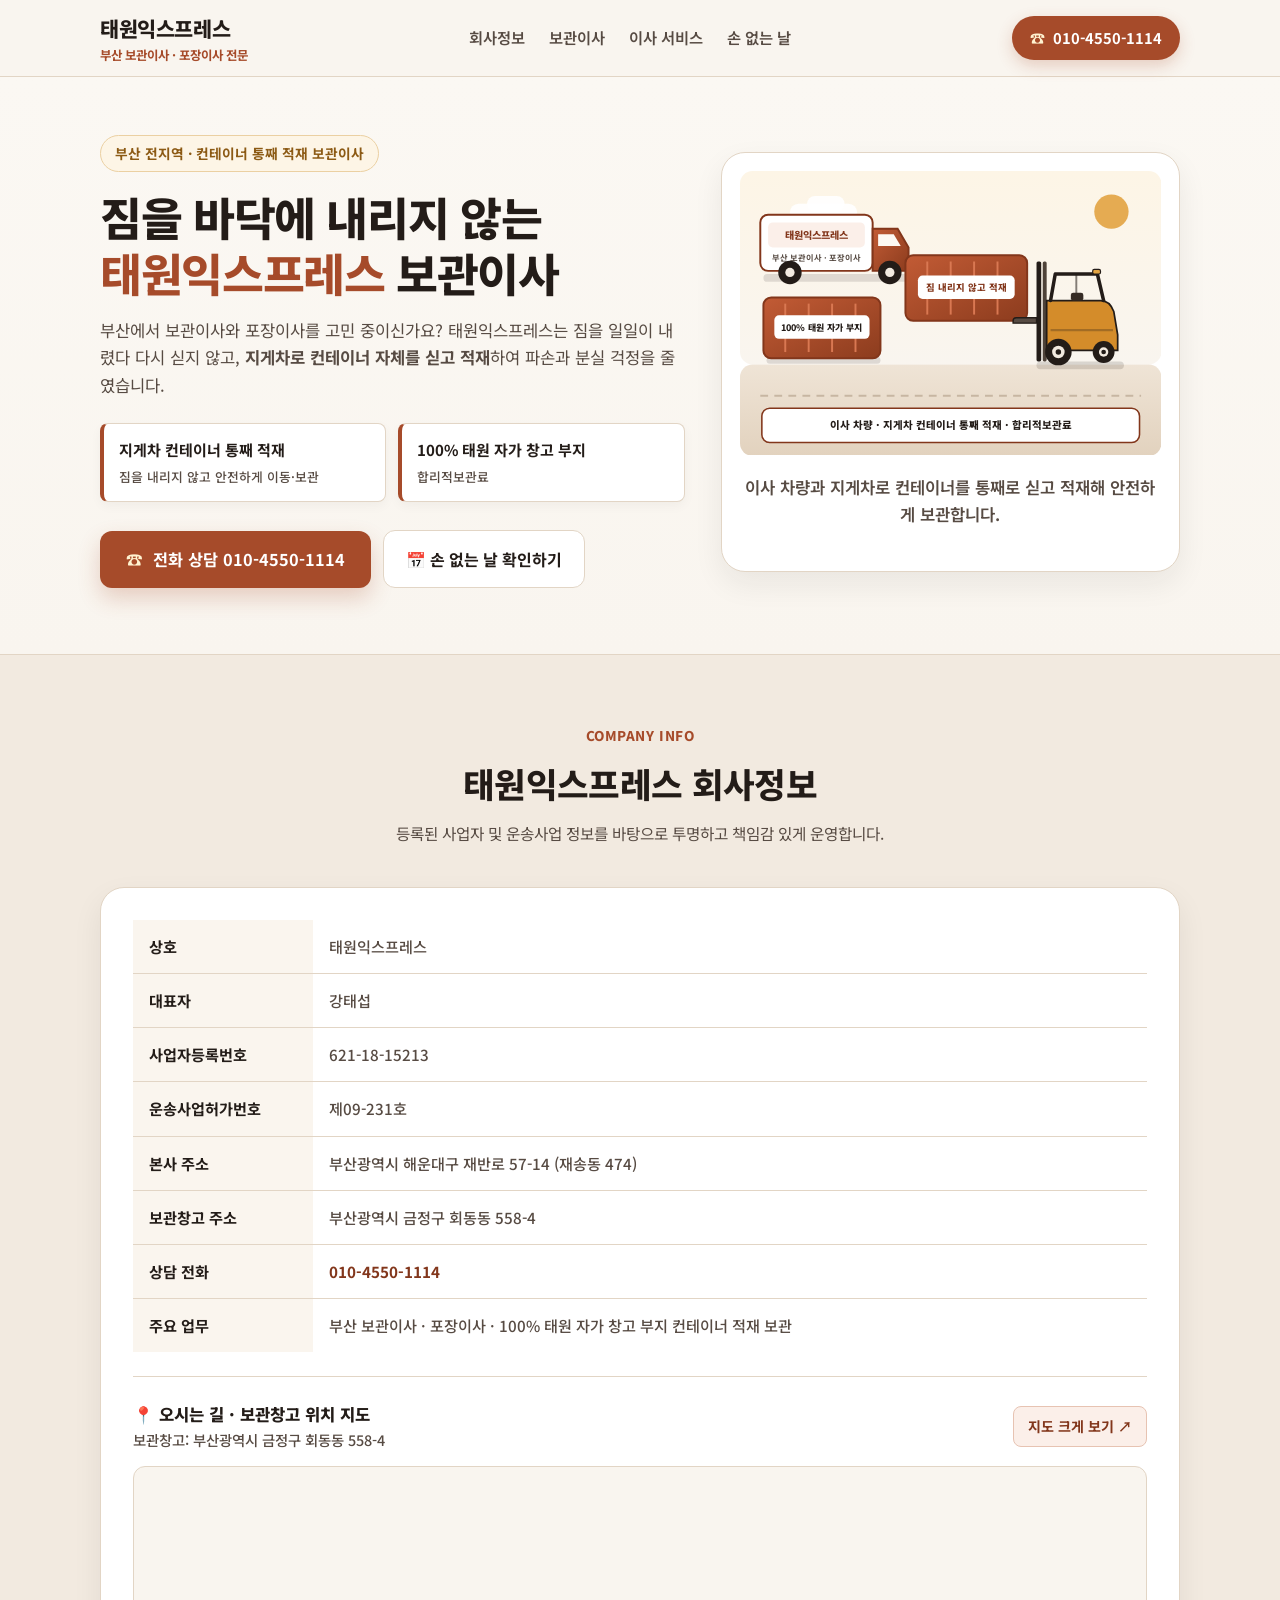
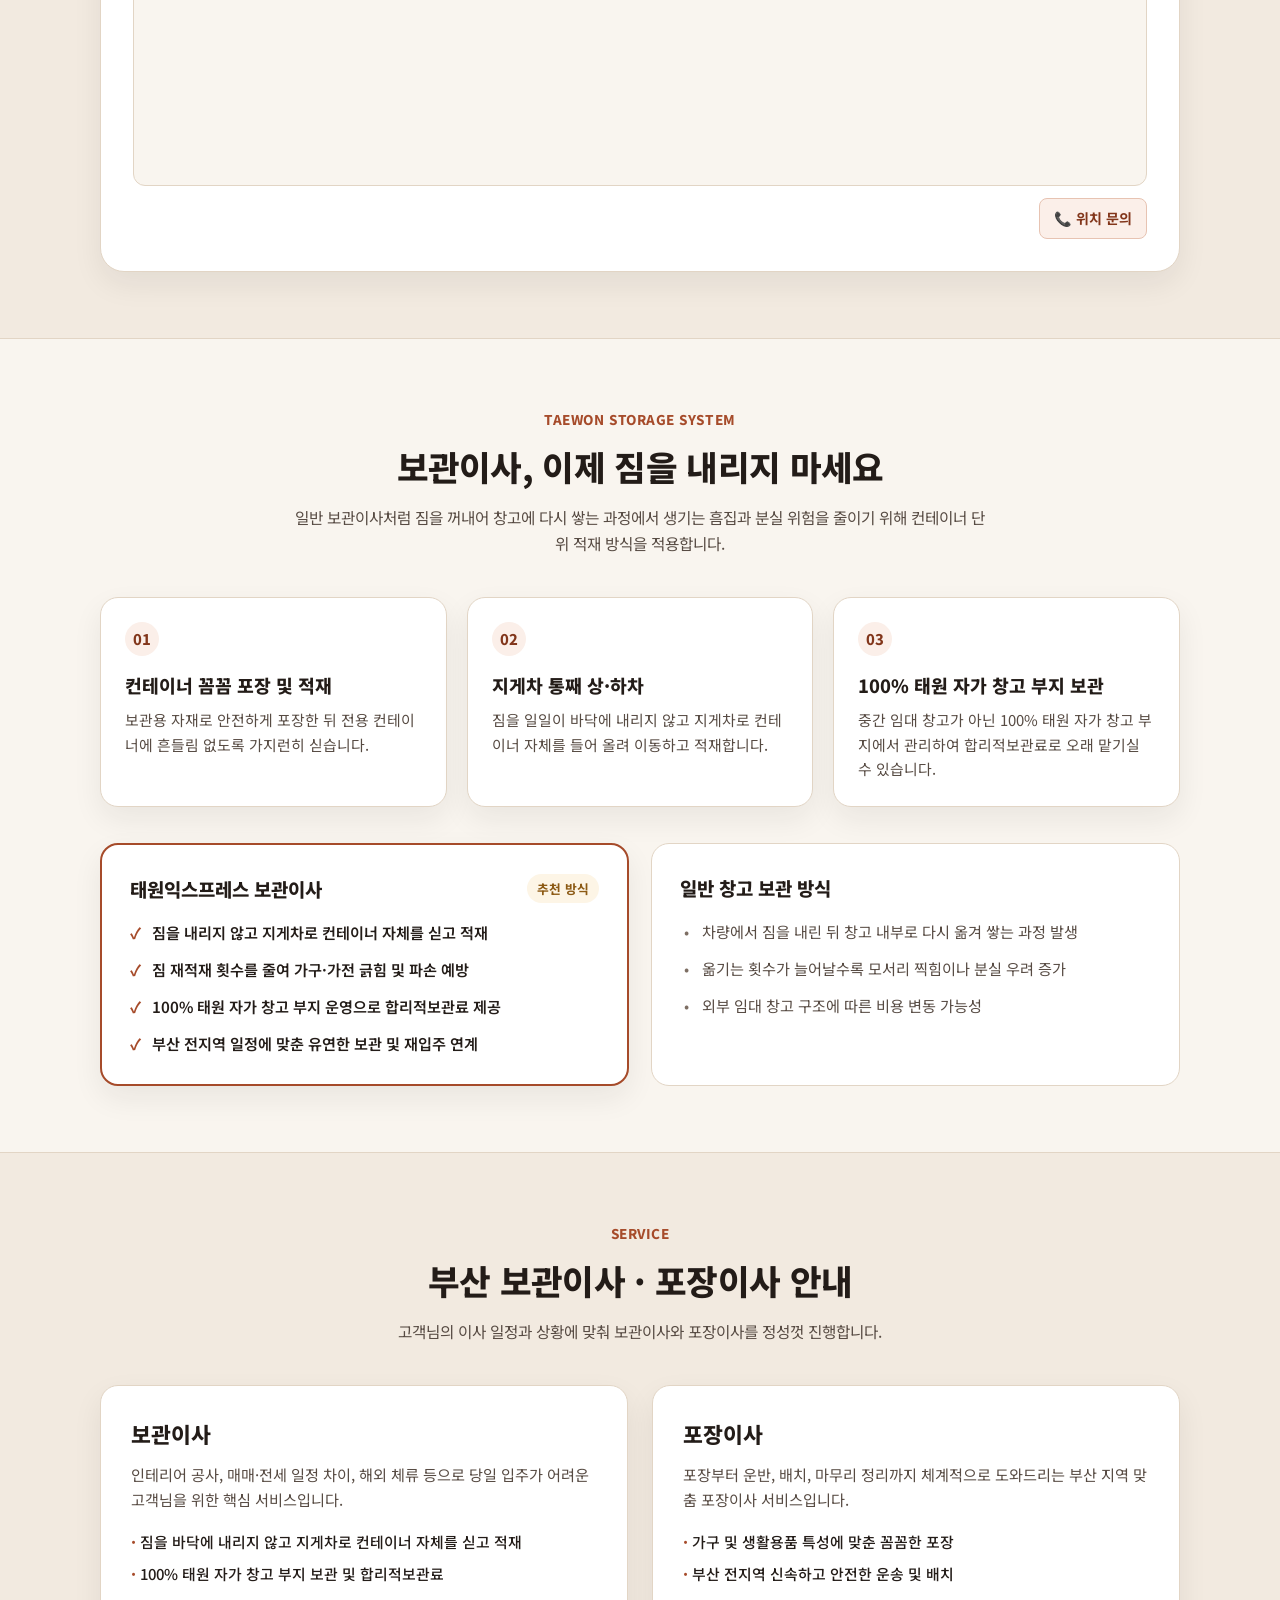
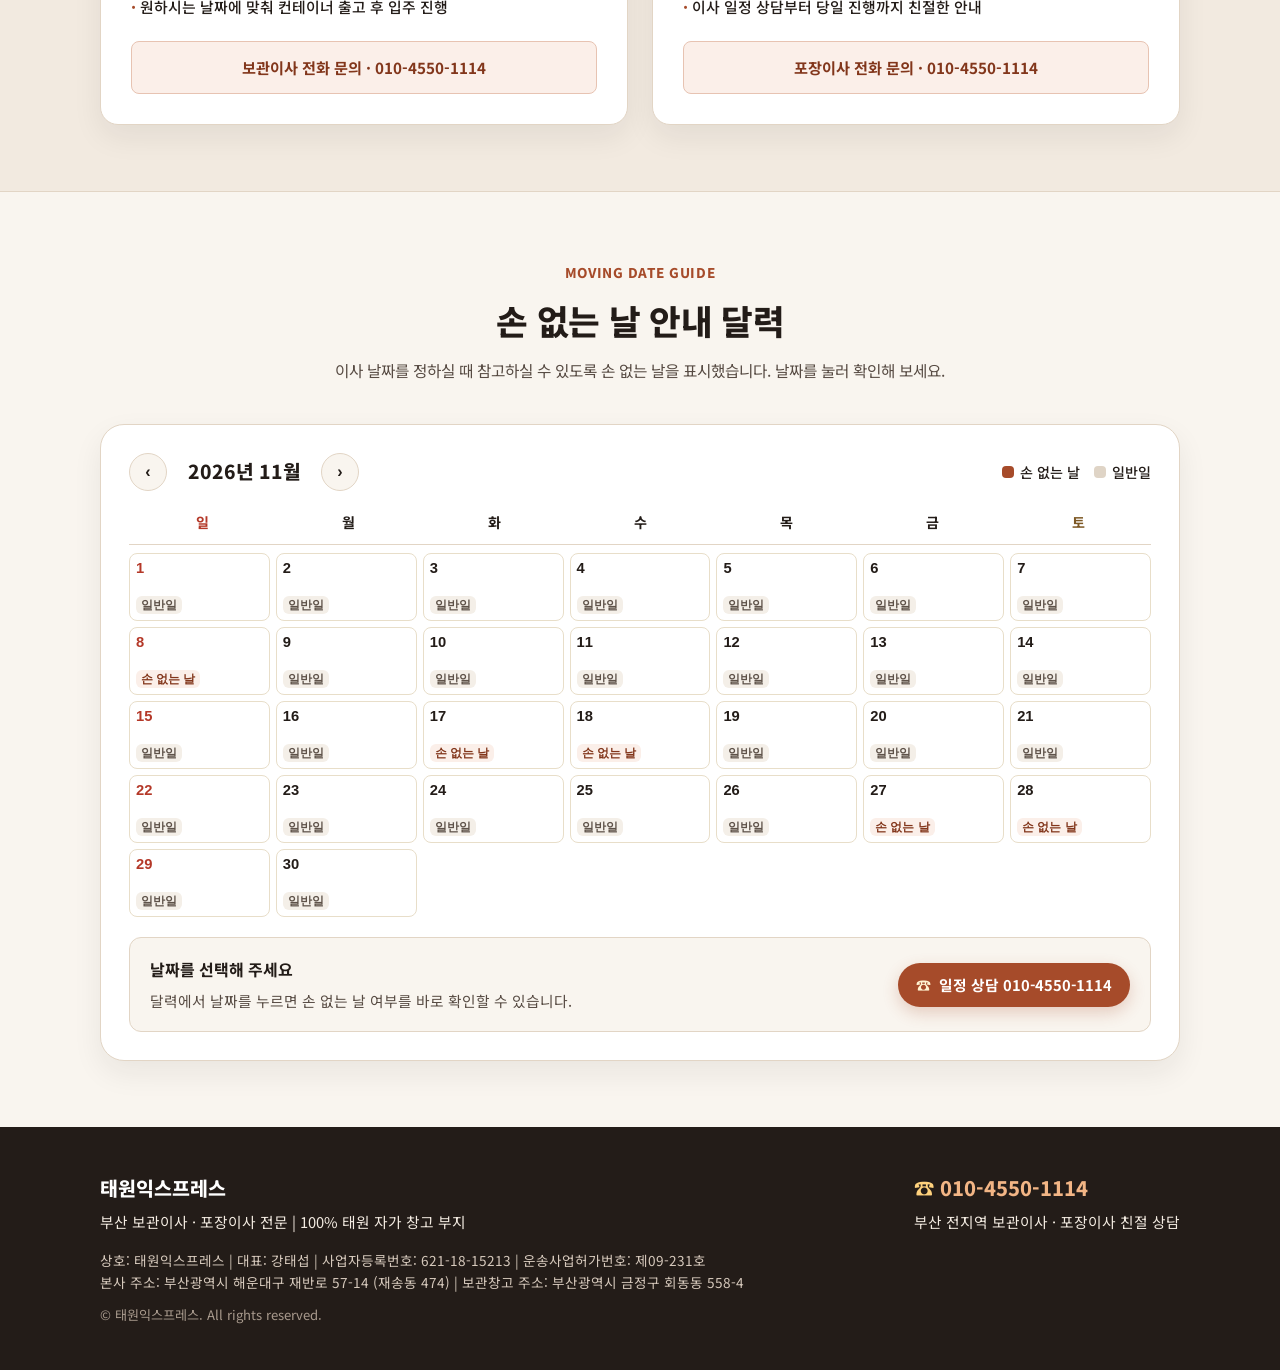
<file: public/assets/aistudio/taewon-express-v15_b69a9290.html>
<!DOCTYPE html>
<html lang="ko">
<head>
  <meta charset="UTF-8" />
  <meta name="viewport" content="width=device-width, initial-scale=1.0" />
  <title>태원익스프레스 | 부산 보관이사·포장이사 전문</title>
  <link rel="preconnect" href="https://fonts.googleapis.com" />
  <link rel="preconnect" href="https://fonts.gstatic.com" crossorigin />
  <link href="https://fonts.googleapis.com/css2?family=Noto+Sans+KR:wght@400;500;700;800&display=swap" rel="stylesheet" />
  <style>
    :root {
      /* Warm Professional Palette: Deep Espresso, Warm Linen, Burnt Sienna & Golden Ochre */
      --bg-linen: #F9F5EF;
      --bg-card: #FFFFFF;
      --bg-warm-tint: #F2EAE0;
      --primary: #A64B2A;
      --primary-dark: #82361B;
      --primary-soft: #FBEFE9;
      --accent-ochre: #B87A28;
      --accent-ochre-soft: #FDF5E6;
      --text-main: #231C18;
      --text-sub: #574B43;
      --border-warm: #E2D5C5;
      --shadow-card: 0 12px 30px rgba(35, 28, 24, 0.07);
      --radius-xl: 24px;
      --radius-lg: 18px;
      --radius-md: 12px;
      --radius-sm: 8px;
    }

    * {
      box-sizing: border-box;
      margin: 0;
      padding: 0;
    }

    html {
      scroll-behavior: smooth;
    }

    body {
      font-family: 'Noto Sans KR', -apple-system, BlinkMacSystemFont, sans-serif;
      background-color: var(--bg-linen);
      color: var(--text-main);
      line-height: 1.65;
      -webkit-font-smoothing: antialiased;
    }

    a {
      color: inherit;
      text-decoration: none;
    }

    .container {
      width: 100%;
      max-width: 1120px;
      margin: 0 auto;
      padding: 0 20px;
    }

    .phone-icon {
      display: inline-flex;
      align-items: center;
      justify-content: center;
      color: #FFF3D1;
      font-size: 1.02em;
      line-height: 1;
    }

    .phone-icon--accent {
      color: #FFD27D;
    }

    /* Header */
    header {
      position: sticky;
      top: 0;
      z-index: 100;
      background: rgba(249, 245, 239, 0.96);
      backdrop-filter: blur(10px);
      border-bottom: 1px solid var(--border-warm);
    }

    .header-inner {
      display: flex;
      align-items: center;
      justify-content: space-between;
      height: 76px;
      gap: 16px;
    }

    .brand {
      display: flex;
      flex-direction: column;
    }

    .brand-name {
      font-size: 1.3rem;
      font-weight: 800;
      color: var(--text-main);
      letter-spacing: -0.02em;
    }

    .brand-sub {
      font-size: 0.78rem;
      color: var(--primary);
      font-weight: 700;
    }

    .nav-links {
      display: flex;
      align-items: center;
      gap: 24px;
      font-size: 0.96rem;
      font-weight: 600;
      color: var(--text-sub);
    }

    .nav-links a:hover {
      color: var(--primary);
    }

    .call-btn {
      display: inline-flex;
      align-items: center;
      gap: 8px;
      background: var(--primary);
      color: #FFFFFF;
      font-weight: 700;
      font-size: 0.92rem;
      padding: 10px 18px;
      border-radius: 999px;
      box-shadow: 0 6px 16px rgba(166, 75, 42, 0.24);
      transition: transform 0.15s ease, background 0.15s ease;
      white-space: nowrap;
    }

    .call-btn:hover {
      background: var(--primary-dark);
      transform: translateY(-1px);
    }

    /* Hero */
    .hero {
      padding: 58px 0 66px;
      background: linear-gradient(180deg, #FBF8F3 0%, var(--bg-linen) 100%);
    }

    .hero-grid {
      display: grid;
      grid-template-columns: 1.12fr 0.88fr;
      gap: 36px;
      align-items: center;
    }

    .badge {
      display: inline-block;
      background: var(--accent-ochre-soft);
      color: #8C5A14;
      border: 1px solid #EBD0A2;
      font-size: 0.86rem;
      font-weight: 700;
      padding: 6px 14px;
      border-radius: 999px;
      margin-bottom: 16px;
    }

    .hero h1 {
      font-size: clamp(1.95rem, 3.8vw, 2.85rem);
      line-height: 1.24;
      font-weight: 800;
      letter-spacing: -0.03em;
      margin-bottom: 16px;
      color: var(--text-main);
    }

    .hero h1 span {
      color: var(--primary);
    }

    .hero p {
      font-size: 1.04rem;
      color: var(--text-sub);
      margin-bottom: 24px;
    }

    .hero-highlights {
      display: grid;
      grid-template-columns: repeat(2, minmax(0, 1fr));
      gap: 12px;
      margin-bottom: 28px;
    }

    .highlight-chip {
      background: var(--bg-card);
      border: 1px solid var(--border-warm);
      border-left: 4px solid var(--primary);
      border-radius: var(--radius-sm);
      padding: 14px 15px;
      font-size: 0.94rem;
      font-weight: 700;
      color: var(--text-main);
      box-shadow: 0 4px 12px rgba(35, 28, 24, 0.04);
    }

    .highlight-chip small {
      display: block;
      font-weight: 500;
      font-size: 0.8rem;
      color: var(--text-sub);
      margin-top: 3px;
    }

    .hero-actions {
      display: flex;
      flex-wrap: wrap;
      gap: 12px;
      align-items: center;
    }

    .btn-primary-lg {
      display: inline-flex;
      align-items: center;
      gap: 10px;
      background: var(--primary);
      color: #FFFFFF;
      font-weight: 700;
      font-size: 1.02rem;
      padding: 15px 26px;
      border-radius: var(--radius-md);
      box-shadow: 0 10px 22px rgba(166, 75, 42, 0.24);
    }

    .btn-primary-lg:hover {
      background: var(--primary-dark);
    }

    .btn-secondary-lg {
      display: inline-flex;
      align-items: center;
      gap: 8px;
      background: var(--bg-card);
      color: var(--text-main);
      border: 1px solid var(--border-warm);
      font-weight: 700;
      font-size: 1rem;
      padding: 15px 22px;
      border-radius: var(--radius-md);
    }

    .btn-secondary-lg:hover {
      background: var(--bg-warm-tint);
    }

    .hero-visual {
      background: var(--bg-card);
      border: 1px solid var(--border-warm);
      border-radius: var(--radius-xl);
      padding: 18px;
      box-shadow: var(--shadow-card);
    }

    .visual-caption {
      margin-top: 12px;
      font-size: 0.9rem;
      color: var(--text-main);
      text-align: center;
      font-weight: 600;
    }

    /* Sections */
    section {
      padding: 66px 0;
    }

    .section-alt {
      background: var(--bg-warm-tint);
      border-top: 1px solid var(--border-warm);
      border-bottom: 1px solid var(--border-warm);
    }

    .section-head {
      text-align: center;
      max-width: 700px;
      margin: 0 auto 40px;
    }

    .section-tag {
      display: inline-block;
      color: var(--primary);
      font-weight: 800;
      font-size: 0.84rem;
      letter-spacing: 0.04em;
      margin-bottom: 8px;
    }

    .section-head h2 {
      font-size: clamp(1.58rem, 2.8vw, 2.15rem);
      font-weight: 800;
      letter-spacing: -0.02em;
      margin-bottom: 10px;
      color: var(--text-main);
    }

    .section-head p {
      color: var(--text-sub);
      font-size: 0.98rem;
    }

    /* Company Info Section */
    .company-card {
      background: var(--bg-card);
      border: 1px solid var(--border-warm);
      border-radius: var(--radius-xl);
      padding: 32px;
      box-shadow: var(--shadow-card);
    }

    .company-table {
      width: 100%;
      border-collapse: collapse;
      font-size: 0.95rem;
    }

    .company-table th,
    .company-table td {
      padding: 14px 16px;
      border-bottom: 1px solid var(--border-warm);
      text-align: left;
      vertical-align: top;
    }

    .company-table tr:last-child th,
    .company-table tr:last-child td {
      border-bottom: none;
    }

    .company-table th {
      width: 180px;
      color: var(--text-main);
      font-weight: 700;
      background: #FAF5EE;
    }

    .company-table td {
      color: var(--text-sub);
      font-weight: 500;
    }

    /* Storage Steps & Comparison */
    .steps-grid {
      display: grid;
      grid-template-columns: repeat(3, minmax(0, 1fr));
      gap: 20px;
      margin-bottom: 36px;
    }

    .step-card {
      background: var(--bg-card);
      border: 1px solid var(--border-warm);
      border-radius: var(--radius-lg);
      padding: 24px;
      box-shadow: var(--shadow-card);
    }

    .step-num {
      display: inline-flex;
      align-items: center;
      justify-content: center;
      width: 34px;
      height: 34px;
      border-radius: 50%;
      background: var(--primary-soft);
      color: var(--primary-dark);
      font-weight: 800;
      font-size: 0.92rem;
      margin-bottom: 14px;
    }

    .step-card h3 {
      font-size: 1.14rem;
      font-weight: 800;
      margin-bottom: 8px;
      color: var(--text-main);
    }

    .step-card p {
      font-size: 0.93rem;
      color: var(--text-sub);
    }

    .compare-box {
      display: grid;
      grid-template-columns: repeat(2, minmax(0, 1fr));
      gap: 22px;
    }

    .compare-card {
      background: var(--bg-card);
      border-radius: var(--radius-lg);
      padding: 28px;
      border: 1px solid var(--border-warm);
    }

    .compare-card.taewon {
      border: 2px solid var(--primary);
      box-shadow: var(--shadow-card);
    }

    .compare-title {
      font-size: 1.18rem;
      font-weight: 800;
      margin-bottom: 16px;
      display: flex;
      align-items: center;
      justify-content: space-between;
      color: var(--text-main);
    }

    .pill-highlight {
      font-size: 0.8rem;
      background: var(--accent-ochre-soft);
      color: #8C5A14;
      padding: 4px 10px;
      border-radius: 999px;
      font-weight: 700;
    }

    .compare-list {
      list-style: none;
      display: flex;
      flex-direction: column;
      gap: 12px;
      font-size: 0.95rem;
    }

    .compare-list li {
      padding-left: 22px;
      position: relative;
      color: var(--text-sub);
    }

    .compare-card.taewon .compare-list li {
      color: var(--text-main);
      font-weight: 600;
    }

    .compare-card.taewon .compare-list li::before {
      content: "✓";
      position: absolute;
      left: 0;
      color: var(--primary);
      font-weight: 800;
    }

    .compare-card:not(.taewon) .compare-list li::before {
      content: "•";
      position: absolute;
      left: 4px;
      color: #7D6E63;
    }

    /* Services */
    .services-grid {
      display: grid;
      grid-template-columns: repeat(2, minmax(0, 1fr));
      gap: 24px;
    }

    .service-card {
      background: var(--bg-card);
      border: 1px solid var(--border-warm);
      border-radius: var(--radius-lg);
      padding: 30px;
      box-shadow: var(--shadow-card);
      display: flex;
      flex-direction: column;
      justify-content: space-between;
    }

    .service-card h3 {
      font-size: 1.35rem;
      font-weight: 800;
      margin-bottom: 10px;
      color: var(--text-main);
    }

    .service-card p {
      color: var(--text-sub);
      font-size: 0.95rem;
      margin-bottom: 18px;
    }

    .service-points {
      list-style: none;
      margin-bottom: 22px;
      display: flex;
      flex-direction: column;
      gap: 8px;
      font-size: 0.93rem;
      color: var(--text-main);
      font-weight: 500;
    }

    .service-points li::before {
      content: "· ";
      color: var(--primary);
      font-weight: 800;
    }

    .service-call {
      display: inline-flex;
      align-items: center;
      justify-content: center;
      gap: 8px;
      padding: 13px 18px;
      border-radius: var(--radius-sm);
      background: var(--primary-soft);
      color: var(--primary-dark);
      font-weight: 700;
      font-size: 0.95rem;
      border: 1px solid #E7C3B2;
    }

    .service-call:hover {
      background: var(--primary);
      color: #FFFFFF;
      border-color: var(--primary);
    }

    /* Son Eomneun Nal Calendar */
    .calendar-wrapper {
      background: var(--bg-card);
      border: 1px solid var(--border-warm);
      border-radius: var(--radius-xl);
      padding: 28px;
      box-shadow: var(--shadow-card);
    }

    .calendar-top {
      display: flex;
      flex-wrap: wrap;
      align-items: center;
      justify-content: space-between;
      gap: 16px;
      margin-bottom: 20px;
    }

    .month-controls {
      display: flex;
      align-items: center;
      gap: 12px;
    }

    .month-btn {
      width: 38px;
      height: 38px;
      border-radius: 50%;
      border: 1px solid var(--border-warm);
      background: var(--bg-linen);
      color: var(--text-main);
      font-size: 1rem;
      font-weight: 700;
      cursor: pointer;
    }

    .month-btn:hover {
      background: var(--bg-warm-tint);
    }

    .month-label {
      font-size: 1.2rem;
      font-weight: 800;
      min-width: 130px;
      text-align: center;
      color: var(--text-main);
    }

    .legend {
      display: flex;
      flex-wrap: wrap;
      gap: 14px;
      font-size: 0.88rem;
      color: var(--text-main);
      font-weight: 500;
    }

    .legend-item {
      display: inline-flex;
      align-items: center;
      gap: 6px;
    }

    .dot-good {
      width: 12px;
      height: 12px;
      border-radius: 4px;
      background: var(--primary);
      display: inline-block;
    }

    .dot-normal {
      width: 12px;
      height: 12px;
      border-radius: 4px;
      background: #DFD4C6;
      display: inline-block;
    }

    .weekdays {
      display: grid;
      grid-template-columns: repeat(7, 1fr);
      text-align: center;
      font-weight: 700;
      font-size: 0.88rem;
      color: var(--text-main);
      padding-bottom: 10px;
      border-bottom: 1px solid var(--border-warm);
      margin-bottom: 8px;
    }

    .weekdays div:first-child {
      color: #B43828;
    }

    .weekdays div:last-child {
      color: #7D5824;
    }

    .days-grid {
      display: grid;
      grid-template-columns: repeat(7, 1fr);
      gap: 6px;
    }

    .day-cell {
      min-height: 68px;
      border-radius: var(--radius-sm);
      border: 1px solid #E8DEC9;
      background: #FFFFFF;
      padding: 6px;
      display: flex;
      flex-direction: column;
      justify-content: space-between;
      cursor: pointer;
      transition: border-color 0.15s ease, transform 0.12s ease;
    }

    .day-cell.empty {
      background: transparent;
      border-color: transparent;
      cursor: default;
    }

    .day-cell:not(.empty):hover {
      border-color: var(--primary);
      transform: translateY(-1px);
    }

    .day-cell.selected {
      outline: 2px solid var(--primary);
      background: var(--primary-soft);
    }

    .day-num {
      font-size: 0.92rem;
      font-weight: 700;
      color: var(--text-main);
    }

    .day-cell:nth-child(7n + 1):not(.empty) .day-num {
      color: #B43828;
    }

    .day-tag {
      font-size: 0.72rem;
      font-weight: 700;
      padding: 2px 5px;
      border-radius: 6px;
      text-align: center;
      line-height: 1.25;
    }

    .day-tag.good {
      background: var(--primary-soft);
      color: var(--primary-dark);
    }

    .day-tag.normal {
      background: #F4EFE8;
      color: #5E5249;
    }

    .selected-info {
      margin-top: 20px;
      padding: 18px 20px;
      border-radius: var(--radius-md);
      background: var(--bg-linen);
      border: 1px solid var(--border-warm);
      display: flex;
      flex-wrap: wrap;
      align-items: center;
      justify-content: space-between;
      gap: 14px;
    }

    .selected-text strong {
      display: block;
      font-size: 1rem;
      margin-bottom: 4px;
      color: var(--text-main);
    }

    .selected-text span {
      font-size: 0.92rem;
      color: var(--text-sub);
    }

    .company-map-box {
      margin-top: 24px;
      border-top: 1px solid var(--border-warm);
      padding-top: 24px;
    }

    .company-map-header {
      display: flex;
      flex-wrap: wrap;
      align-items: center;
      justify-content: space-between;
      gap: 12px;
      margin-bottom: 14px;
    }

    .company-map-title {
      font-size: 1.04rem;
      font-weight: 800;
      color: var(--text-main);
    }

    .company-map-addr {
      font-size: 0.9rem;
      color: var(--text-sub);
      font-weight: 500;
    }

    .company-map-frame {
      width: 100%;
      height: 320px;
      border: 1px solid var(--border-warm);
      border-radius: var(--radius-md);
      overflow: hidden;
      background: var(--bg-linen);
    }

    .company-map-frame iframe {
      width: 100%;
      height: 100%;
      border: 0;
      display: block;
    }

    .company-map-actions {
      margin-top: 12px;
      display: flex;
      flex-wrap: wrap;
      gap: 10px;
      align-items: center;
      justify-content: space-between;
      font-size: 0.86rem;
      color: var(--text-sub);
    }

    .map-link-btn {
      display: inline-flex;
      align-items: center;
      gap: 6px;
      padding: 8px 14px;
      border-radius: var(--radius-sm);
      background: var(--primary-soft);
      color: var(--primary-dark);
      font-weight: 700;
      font-size: 0.88rem;
      border: 1px solid #E7C3B2;
    }

    .map-link-btn:hover {
      background: var(--primary);
      color: #FFFFFF;
      border-color: var(--primary);
    }

    /* Mobile Optimization */
    @media (max-width: 600px) {
      .container {
        padding: 0 16px;
      }

      .header-inner {
        height: 66px;
        gap: 10px;
      }

      .brand-name {
        font-size: 1.12rem;
      }

      .brand-sub {
        font-size: 0.72rem;
      }

      .call-btn {
        padding: 8px 13px;
        font-size: 0.84rem;
      }

      .hero {
        padding: 36px 0 46px;
      }

      .hero-grid {
        gap: 24px;
      }

      .hero p {
        font-size: 0.96rem;
        margin-bottom: 18px;
      }

      .hero-highlights {
        grid-template-columns: 1fr;
        gap: 10px;
        margin-bottom: 20px;
      }

      .hero-actions {
        flex-direction: column;
        align-items: stretch;
      }

      .btn-primary-lg,
      .btn-secondary-lg {
        width: 100%;
        justify-content: center;
        padding: 14px 18px;
        font-size: 0.96rem;
      }

      section {
        padding: 48px 0;
      }

      .section-head {
        margin-bottom: 28px;
      }

      .company-card,
      .calendar-wrapper {
        padding: 20px;
        border-radius: var(--radius-lg);
      }

      .company-table th,
      .company-table td {
        padding: 10px 12px;
        font-size: 0.9rem;
      }

      .company-map-frame {
        height: 250px;
      }

      .map-link-btn {
        width: 100%;
        justify-content: center;
      }

      .step-card,
      .compare-card,
      .service-card {
        padding: 20px;
      }

      .days-grid {
        gap: 4px;
      }

      .day-cell {
        min-height: 52px;
        padding: 4px;
      }

      .day-num {
        font-size: 0.84rem;
      }

      .day-tag {
        font-size: 0.64rem;
        padding: 2px 3px;
      }

      .selected-info {
        padding: 14px 16px;
        flex-direction: column;
        align-items: stretch;
      }

      .selected-info .call-btn {
        width: 100%;
        justify-content: center;
        padding: 12px 16px;
      }

      footer {
        padding: 34px 0;
      }

      .footer-phone {
        font-size: 1.12rem;
      }
    }

    /* Footer */
    footer {
      background: #231C18;
      color: #F4ECE2;
      padding: 44px 0;
      font-size: 0.92rem;
    }

    .footer-inner {
      display: flex;
      flex-wrap: wrap;
      justify-content: space-between;
      gap: 24px;
      align-items: center;
    }

    .footer-brand {
      font-size: 1.22rem;
      font-weight: 800;
      color: #FFFFFF;
      margin-bottom: 6px;
    }

    .footer-phone {
      font-size: 1.25rem;
      font-weight: 800;
      color: #F2B585;
      margin-bottom: 6px;
    }

    .footer-meta {
      color: #D6C9BC;
      font-size: 0.85rem;
      margin-top: 16px;
      line-height: 1.6;
    }

    .footer-copy {
      color: #A89A8D;
      font-size: 0.82rem;
      margin-top: 10px;
    }

    @media (max-width: 860px) {
      .hero-grid,
      .steps-grid,
      .compare-box,
      .services-grid {
        grid-template-columns: 1fr;
      }

      .nav-links {
        display: none;
      }

      .day-cell {
        min-height: 58px;
      }

      .company-table th,
      .company-table td {
        display: block;
        width: 100%;
      }

      .company-table th {
        padding-bottom: 6px;
        border-bottom: none;
      }

      .company-table td {
        padding-top: 4px;
      }
    }
  </style>
</head>
<body>
  <header>
    <div class="container header-inner">
      <a href="#" class="brand">
        <span class="brand-name">태원익스프레스</span>
        <span class="brand-sub">부산 보관이사 · 포장이사 전문</span>
      </a>
      <nav class="nav-links">
        <a href="#company">회사정보</a>
        <a href="#storage">보관이사</a>
        <a href="#services">이사 서비스</a>
        <a href="#calendar">손 없는 날</a>
      </nav>
      <a href="tel:01045501114" class="call-btn"><span class="phone-icon" aria-hidden="true">☎</span> 010-4550-1114</a>
    </div>
  </header>

  <main>
    <!-- Hero -->
    <section class="hero">
      <div class="container hero-grid">
        <div>
          <span class="badge">부산 전지역 · 컨테이너 통째 적재 보관이사</span>
          <h1>짐을 바닥에 내리지 않는<br /><span>태원익스프레스</span> 보관이사</h1>
          <p>
            부산에서 보관이사와 포장이사를 고민 중이신가요? 태원익스프레스는 짐을 일일이 내렸다 다시 싣지 않고,
            <strong>지게차로 컨테이너 자체를 싣고 적재</strong>하여 파손과 분실 걱정을 줄였습니다.
          </p>
          <div class="hero-highlights">
            <div class="highlight-chip">
              지게차 컨테이너 통째 적재
              <small>짐을 내리지 않고 안전하게 이동·보관</small>
            </div>
            <div class="highlight-chip">
              100% 태원 자가 창고 부지
              <small>합리적보관료</small>
            </div>
          </div>
          <div class="hero-actions">
            <a href="tel:01045501114" class="btn-primary-lg"><span class="phone-icon" aria-hidden="true">☎</span> 전화 상담 010-4550-1114</a>
            <a href="#calendar" class="btn-secondary-lg">📅 손 없는 날 확인하기</a>
          </div>
        </div>

        <div class="hero-visual">
          <!-- Warm Professional Illustration: Moving Truck + Container + Sleek Forklift -->
          <svg viewBox="0 0 540 365" width="100%" height="auto" role="img" aria-label="전문적이고 따뜻한 감성의 태원익스프레스 차량, 컨테이너, 지게차 일러스트">
            <defs>
              <linearGradient id="skyWarmGrad" x1="0" y1="0" x2="0" y2="1">
                <stop offset="0%" stop-color="#FDF5E6" />
                <stop offset="100%" stop-color="#F9F5EF" />
              </linearGradient>
              <linearGradient id="groundWarmGrad" x1="0" y1="0" x2="0" y2="1">
                <stop offset="0%" stop-color="#EFE4D6" />
                <stop offset="100%" stop-color="#E2D2BE" />
              </linearGradient>
              <linearGradient id="siennaBodyGrad" x1="0" y1="0" x2="1" y2="1">
                <stop offset="0%" stop-color="#C25B35" />
                <stop offset="100%" stop-color="#8C3C1E" />
              </linearGradient>
            </defs>

            <!-- Sky & Ground -->
            <rect x="0" y="0" width="540" height="248" fill="url(#skyWarmGrad)" rx="16" />
            <rect x="0" y="248" width="540" height="117" fill="url(#groundWarmGrad)" rx="16" />
            <line x1="26" y1="288" x2="514" y2="288" stroke="#C7B6A2" stroke-width="2.5" stroke-dasharray="10 8" />

            <!-- Warm Sun & Soft Clouds -->
            <circle cx="476" cy="52" r="22" fill="#E3A442" opacity="0.9" />
            <rect x="64" y="42" width="86" height="22" rx="11" fill="#FFFFFF" opacity="0.92" />
            <rect x="86" y="32" width="48" height="20" rx="10" fill="#FFFFFF" opacity="0.92" />

            <!-- Moving Truck -->
            <g transform="translate(26, 50)">
              <rect x="4" y="82" width="192" height="10" rx="5" fill="#231C18" opacity="0.13" />
              <rect x="0" y="6" width="144" height="72" rx="10" fill="#FFFFFF" stroke="#82361B" stroke-width="2.5" />
              <rect x="10" y="16" width="124" height="32" rx="6" fill="#FBEFE9" />
              <text x="72" y="37" text-anchor="middle" font-size="13" font-weight="800" fill="#82361B">태원익스프레스</text>
              <text x="72" y="65" text-anchor="middle" font-size="10.5" font-weight="700" fill="#574B43">부산 보관이사 · 포장이사</text>
              <path d="M144 24 L176 24 L190 48 L190 78 L144 78 Z" fill="url(#siennaBodyGrad)" stroke="#82361B" stroke-width="2.5" />
              <path d="M151 31 L171 31 L180 46 L151 46 Z" fill="#FDF8F2" />
              <circle cx="38" cy="80" r="15" fill="#231C18" />
              <circle cx="38" cy="80" r="6" fill="#F2EAE0" />
              <circle cx="166" cy="80" r="15" fill="#231C18" />
              <circle cx="166" cy="80" r="6" fill="#F2EAE0" />
            </g>

            <!-- Stored Container on Taewon Self-Owned Site -->
            <g transform="translate(30, 162)">
              <rect x="4" y="76" width="146" height="9" rx="4.5" fill="#231C18" opacity="0.13" />
              <rect x="0" y="0" width="150" height="78" rx="10" fill="url(#siennaBodyGrad)" stroke="#82361B" stroke-width="2.5" />
              <line x1="28" y1="8" x2="28" y2="70" stroke="#D97852" stroke-width="2.5" />
              <line x1="58" y1="8" x2="58" y2="70" stroke="#D97852" stroke-width="2.5" />
              <line x1="88" y1="8" x2="88" y2="70" stroke="#D97852" stroke-width="2.5" />
              <line x1="118" y1="8" x2="118" y2="70" stroke="#D97852" stroke-width="2.5" />
              <rect x="14" y="23" width="122" height="30" rx="6" fill="#FFFFFF" />
              <text x="75" y="43" text-anchor="middle" font-size="11.5" font-weight="800" fill="#231C18">100% 태원 자가 부지</text>
            </g>

            <!-- Container Lifted by Forklift -->
            <g transform="translate(212, 108)">
              <rect x="0" y="0" width="156" height="84" rx="10" fill="url(#siennaBodyGrad)" stroke="#82361B" stroke-width="2.5" />
              <line x1="28" y1="8" x2="28" y2="76" stroke="#D97852" stroke-width="2.5" />
              <line x1="58" y1="8" x2="58" y2="76" stroke="#D97852" stroke-width="2.5" />
              <line x1="88" y1="8" x2="88" y2="76" stroke="#D97852" stroke-width="2.5" />
              <line x1="118" y1="8" x2="118" y2="76" stroke="#D97852" stroke-width="2.5" />
              <rect x="16" y="26" width="124" height="30" rx="6" fill="#FFFFFF" />
              <text x="78" y="46" text-anchor="middle" font-size="12" font-weight="800" fill="#82361B">짐 내리지 않고 적재</text>
            </g>

            <!-- Sleek Forklift in Warm Golden Ochre & Espresso -->
            <g transform="translate(376, 122)">
              <rect x="4" y="122" width="112" height="10" rx="5" fill="#231C18" opacity="0.15" />
              <rect x="4" y="-6" width="6" height="128" fill="#231C18" rx="2" />
              <rect x="12" y="-6" width="5" height="128" fill="#4E4239" rx="2" />
              <path d="M4 66 L-22 66 Q-26 66 -26 70 L-26 73 L4 73 Z" fill="#574B43" stroke="#231C18" stroke-width="1.8" />
              <path d="M17 44 L86 44 Q98 44 103 58 L108 88 L108 108 L17 108 Z" fill="#D48C2A" stroke="#231C18" stroke-width="2.2" />
              <path d="M22 82 L102 82" stroke="#231C18" stroke-width="3" opacity="0.28" />
              <path d="M22 44 L28 10 L82 10 L90 44" fill="none" stroke="#231C18" stroke-width="4.5" stroke-linecap="round" stroke-linejoin="round" />
              <line x1="55" y1="10" x2="55" y2="44" stroke="#231C18" stroke-width="2.5" opacity="0.55" />
              <rect x="48" y="34" width="16" height="10" rx="3" fill="#362C25" />
              <rect x="76" y="4" width="10" height="6" rx="2" fill="#E3A442" stroke="#231C18" stroke-width="1.5" />
              <circle cx="32" cy="110" r="17" fill="#231C18" />
              <circle cx="32" cy="110" r="8" fill="#F2EAE0" />
              <circle cx="32" cy="110" r="3.5" fill="#231C18" />
              <circle cx="90" cy="110" r="14" fill="#231C18" />
              <circle cx="90" cy="110" r="6" fill="#F2EAE0" />
              <circle cx="90" cy="110" r="3" fill="#231C18" />
            </g>

            <!-- Bottom Summary Banner -->
            <rect x="28" y="304" width="484" height="44" rx="10" fill="#FFFFFF" stroke="#82361B" stroke-width="2" />
            <text x="270" y="331" text-anchor="middle" font-size="13.5" font-weight="800" fill="#231C18">
              이사 차량 · 지게차 컨테이너 통째 적재 · 합리적보관료
            </text>
          </svg>
          <p class="visual-caption">이사 차량과 지게차로 컨테이너를 통째로 싣고 적재해 안전하게 보관합니다.</p>
        </div>
      </div>
    </section>

    <!-- Company Information Section -->
    <section id="company" class="section-alt">
      <div class="container">
        <div class="section-head">
          <span class="section-tag">COMPANY INFO</span>
          <h2>태원익스프레스 회사정보</h2>
          <p>등록된 사업자 및 운송사업 정보를 바탕으로 투명하고 책임감 있게 운영합니다.</p>
        </div>

        <div class="company-card">
          <table class="company-table">
            <tbody>
              <tr>
                <th>상호</th>
                <td>태원익스프레스</td>
              </tr>
              <tr>
                <th>대표자</th>
                <td>강태섭</td>
              </tr>
              <tr>
                <th>사업자등록번호</th>
                <td>621-18-15213</td>
              </tr>
              <tr>
                <th>운송사업허가번호</th>
                <td>제09-231호</td>
              </tr>
              <tr>
                <th>본사 주소</th>
                <td>부산광역시 해운대구 재반로 57-14 (재송동 474)</td>
              </tr>
              <tr>
                <th>보관창고 주소</th>
                <td>부산광역시 금정구 회동동 558-4</td>
              </tr>
              <tr>
                <th>상담 전화</th>
                <td><a href="tel:01045501114" style="color: var(--primary-dark); font-weight: 700;">010-4550-1114</a></td>
              </tr>
              <tr>
                <th>주요 업무</th>
                <td>부산 보관이사 · 포장이사 · 100% 태원 자가 창고 부지 컨테이너 적재 보관</td>
              </tr>
            </tbody>
          </table>

          <div class="company-map-box">
            <div class="company-map-header">
              <div>
                <div class="company-map-title">📍 오시는 길 · 보관창고 위치 지도</div>
                <div class="company-map-addr" id="mapAddrText">보관창고: 부산광역시 금정구 회동동 558-4</div>
              </div>
              <a
                id="externalMapLink"
                href="https://map.kakao.com/?q=%EB%B6%80%EC%82%B0%EA%B4%91%EC%97%AD%EC%8B%9C%20%EA%B8%88%EC%A0%95%EA%B5%AC%20%ED%9A%8C%EB%8F%99%EB%8F%99%20558-4"
                target="_blank"
                rel="noopener noreferrer"
                class="map-link-btn"
              >
                지도 크게 보기 ↗
              </a>
            </div>
            <div class="company-map-frame">
              <iframe
                id="companyMapIframe"
                title="태원익스프레스 보관창고 위치 지도 (부산광역시 금정구 회동동 558-4)"
                src="https://maps.google.com/maps?q=%EB%B6%80%EC%82%B0%EA%B4%91%EC%97%AD%EC%8B%9C%20%EA%B8%88%EC%A0%95%EA%B5%AC%20%ED%9A%8C%EB%8F%99%EB%8F%99%20558-4&t=&z=16&ie=UTF8&iwloc=&output=embed"
                loading="lazy"
                referrerpolicy="no-referrer-when-downgrade"
              ></iframe>
            </div>
            <div class="company-map-actions" style="justify-content: flex-end;">
              <a href="tel:01045501114" class="map-link-btn">📞 위치 문의</a>
            </div>
          </div>
        </div>
      </div>
    </section>

    <!-- Storage Section -->
    <section id="storage">
      <div class="container">
        <div class="section-head">
          <span class="section-tag">TAEWON STORAGE SYSTEM</span>
          <h2>보관이사, 이제 짐을 내리지 마세요</h2>
          <p>
            일반 보관이사처럼 짐을 꺼내어 창고에 다시 쌓는 과정에서 생기는 흠집과 분실 위험을 줄이기 위해
            컨테이너 단위 적재 방식을 적용합니다.
          </p>
        </div>

        <div class="steps-grid">
          <div class="step-card">
            <span class="step-num">01</span>
            <h3>컨테이너 꼼꼼 포장 및 적재</h3>
            <p>보관용 자재로 안전하게 포장한 뒤 전용 컨테이너에 흔들림 없도록 가지런히 싣습니다.</p>
          </div>
          <div class="step-card">
            <span class="step-num">02</span>
            <h3>지게차 통째 상·하차</h3>
            <p>짐을 일일이 바닥에 내리지 않고 지게차로 컨테이너 자체를 들어 올려 이동하고 적재합니다.</p>
          </div>
          <div class="step-card">
            <span class="step-num">03</span>
            <h3>100% 태원 자가 창고 부지 보관</h3>
            <p>중간 임대 창고가 아닌 100% 태원 자가 창고 부지에서 관리하여 합리적보관료로 오래 맡기실 수 있습니다.</p>
          </div>
        </div>

        <div class="compare-box">
          <div class="compare-card taewon">
            <div class="compare-title">
              <span>태원익스프레스 보관이사</span>
              <span class="pill-highlight">추천 방식</span>
            </div>
            <ul class="compare-list">
              <li>짐을 내리지 않고 지게차로 컨테이너 자체를 싣고 적재</li>
              <li>짐 재적재 횟수를 줄여 가구·가전 긁힘 및 파손 예방</li>
              <li>100% 태원 자가 창고 부지 운영으로 합리적보관료 제공</li>
              <li>부산 전지역 일정에 맞춘 유연한 보관 및 재입주 연계</li>
            </ul>
          </div>

          <div class="compare-card">
            <div class="compare-title">
              <span>일반 창고 보관 방식</span>
            </div>
            <ul class="compare-list">
              <li>차량에서 짐을 내린 뒤 창고 내부로 다시 옮겨 쌓는 과정 발생</li>
              <li>옮기는 횟수가 늘어날수록 모서리 찍힘이나 분실 우려 증가</li>
              <li>외부 임대 창고 구조에 따른 비용 변동 가능성</li>
            </ul>
          </div>
        </div>
      </div>
    </section>

    <!-- Services Section -->
    <section id="services" class="section-alt">
      <div class="container">
        <div class="section-head">
          <span class="section-tag">SERVICE</span>
          <h2>부산 보관이사 · 포장이사 안내</h2>
          <p>고객님의 이사 일정과 상황에 맞춰 보관이사와 포장이사를 정성껏 진행합니다.</p>
        </div>

        <div class="services-grid">
          <div class="service-card">
            <div>
              <h3>보관이사</h3>
              <p>
                인테리어 공사, 매매·전세 일정 차이, 해외 체류 등으로 당일 입주가 어려운 고객님을 위한 핵심 서비스입니다.
              </p>
              <ul class="service-points">
                <li>짐을 바닥에 내리지 않고 지게차로 컨테이너 자체를 싣고 적재</li>
                <li>100% 태원 자가 창고 부지 보관 및 합리적보관료</li>
                <li>원하시는 날짜에 맞춰 컨테이너 출고 후 입주 진행</li>
              </ul>
            </div>
            <a href="tel:01045501114" class="service-call">보관이사 전화 문의 · 010-4550-1114</a>
          </div>

          <div class="service-card">
            <div>
              <h3>포장이사</h3>
              <p>
                포장부터 운반, 배치, 마무리 정리까지 체계적으로 도와드리는 부산 지역 맞춤 포장이사 서비스입니다.
              </p>
              <ul class="service-points">
                <li>가구 및 생활용품 특성에 맞춘 꼼꼼한 포장</li>
                <li>부산 전지역 신속하고 안전한 운송 및 배치</li>
                <li>이사 일정 상담부터 당일 진행까지 친절한 안내</li>
              </ul>
            </div>
            <a href="tel:01045501114" class="service-call">포장이사 전화 문의 · 010-4550-1114</a>
          </div>
        </div>
      </div>
    </section>

    <!-- Son Eomneun Nal Calendar -->
    <section id="calendar">
      <div class="container">
        <div class="section-head">
          <span class="section-tag">MOVING DATE GUIDE</span>
          <h2>손 없는 날 안내 달력</h2>
          <p>
            이사 날짜를 정하실 때 참고하실 수 있도록 손 없는 날을 표시했습니다.
            날짜를 눌러 확인해 보세요.
          </p>
        </div>

        <div class="calendar-wrapper">
          <div class="calendar-top">
            <div class="month-controls">
              <button type="button" class="month-btn" id="prevMonth" aria-label="이전 달">‹</button>
              <div class="month-label" id="monthLabel">2026년 11월</div>
              <button type="button" class="month-btn" id="nextMonth" aria-label="다음 달">›</button>
            </div>
            <div class="legend">
              <span class="legend-item"><i class="dot-good"></i> 손 없는 날</span>
              <span class="legend-item"><i class="dot-normal"></i> 일반일</span>
            </div>
          </div>

          <div class="weekdays">
            <div>일</div>
            <div>월</div>
            <div>화</div>
            <div>수</div>
            <div>목</div>
            <div>금</div>
            <div>토</div>
          </div>
          <div class="days-grid" id="daysGrid"></div>

          <div class="selected-info" id="selectedInfo">
            <div class="selected-text">
              <strong id="selectedDateTitle">날짜를 선택해 주세요</strong>
              <span id="selectedDateDesc">달력에서 날짜를 누르면 손 없는 날 여부를 바로 확인할 수 있습니다.</span>
            </div>
            <a href="tel:01045501114" class="call-btn"><span class="phone-icon" aria-hidden="true">☎</span> 일정 상담 010-4550-1114</a>
          </div>
        </div>
      </div>
    </section>
  </main>

  <footer>
    <div class="container">
      <div class="footer-inner">
        <div>
          <div class="footer-brand">태원익스프레스</div>
          <div>부산 보관이사 · 포장이사 전문 | 100% 태원 자가 창고 부지</div>
        </div>
        <div>
          <div class="footer-phone"><span class="phone-icon phone-icon--accent" aria-hidden="true">☎</span> 010-4550-1114</div>
          <div>부산 전지역 보관이사 · 포장이사 친절 상담</div>
        </div>
      </div>
      <div class="footer-meta">
        상호: 태원익스프레스 | 대표: 강태섭 | 사업자등록번호: 621-18-15213 | 운송사업허가번호: 제09-231호<br />
        본사 주소: 부산광역시 해운대구 재반로 57-14 (재송동 474) | 보관창고 주소: 부산광역시 금정구 회동동 558-4
      </div>
      <div class="footer-copy">© 태원익스프레스. All rights reserved.</div>
    </div>
  </footer>

  <script>
    (function () {
      const daysGrid = document.getElementById('daysGrid');
      const monthLabel = document.getElementById('monthLabel');
      const prevMonthBtn = document.getElementById('prevMonth');
      const nextMonthBtn = document.getElementById('nextMonth');
      const selectedDateTitle = document.getElementById('selectedDateTitle');
      const selectedDateDesc = document.getElementById('selectedDateDesc');

      // Verified 2026 - 2027 "손 없는 날" dates
      const SON_EOMNEUN_NAL_MAP = {'2026-01': [7, 8, 17, 18, 27, 28], '2026-02': [6, 7, 16, 25, 26], '2026-03': [7, 8, 17, 18, 27, 28], '2026-04': [6, 7, 16, 25, 26], '2026-05': [5, 6, 15, 16, 25, 26], '2026-06': [4, 5, 14, 23, 24], '2026-07': [3, 4, 13, 22, 23], '2026-08': [1, 2, 11, 12, 21, 22, 31], '2026-09': [1, 10, 19, 20, 29, 30], '2026-10': [9, 10, 19, 20, 29, 30], '2026-11': [8, 17, 18, 27, 28], '2026-12': [7, 8, 17, 18, 27, 28], '2027-01': [6, 7, 16, 17, 26, 27], '2027-02': [5, 6, 15, 16, 25, 26], '2027-03': [7, 16, 17, 26, 27], '2027-04': [5, 6, 15, 16, 25, 26], '2027-05': [5, 14, 15, 24, 25], '2027-06': [3, 4, 13, 14, 23, 24], '2027-07': [3, 12, 13, 22, 23], '2027-08': [1, 10, 11, 20, 21, 30, 31], '2027-09': [9, 10, 19, 20, 29], '2027-10': [8, 9, 18, 19, 28], '2027-11': [6, 7, 16, 17, 26, 27], '2027-12': [6, 7, 16, 17, 26, 27]};

      let currentYear = 2026;
      let currentMonth = 10; // 0-indexed (10 = November 2026)
      let selectedKey = null;

      function isSonEomneunNal(year, monthIndex, day) {
        const ymKey = `${year}-${String(monthIndex + 1).padStart(2, '0')}`;
        const monthDates = SON_EOMNEUN_NAL_MAP[ymKey];
        if (!monthDates) return false;
        return monthDates.includes(day);
      }

      function renderCalendar(year, monthIndex) {
        daysGrid.innerHTML = '';
        monthLabel.textContent = `${year}년 ${monthIndex + 1}월`;

        const firstDayOfWeek = new Date(year, monthIndex, 1).getDay();
        const lastDate = new Date(year, monthIndex + 1, 0).getDate();

        for (let i = 0; i < firstDayOfWeek; i++) {
          const emptyCell = document.createElement('div');
          emptyCell.className = 'day-cell empty';
          daysGrid.appendChild(emptyCell);
        }

        for (let day = 1; day <= lastDate; day++) {
          const isGood = isSonEomneunNal(year, monthIndex, day);
          const key = `${year}-${String(monthIndex + 1).padStart(2, '0')}-${String(day).padStart(2, '0')}`;

          const cell = document.createElement('button');
          cell.type = 'button';
          cell.className = 'day-cell' + (selectedKey === key ? ' selected' : '');
          cell.setAttribute('aria-label', `${year}년 ${monthIndex + 1}월 ${day}일 ${isGood ? '손 없는 날' : '일반일'}`);

          const numSpan = document.createElement('span');
          numSpan.className = 'day-num';
          numSpan.textContent = day;

          const tagSpan = document.createElement('span');
          tagSpan.className = 'day-tag ' + (isGood ? 'good' : 'normal');
          tagSpan.textContent = isGood ? '손 없는 날' : '일반일';

          cell.appendChild(numSpan);
          cell.appendChild(tagSpan);

          cell.addEventListener('click', () => {
            selectedKey = key;
            renderCalendar(currentYear, currentMonth);


            const weekdayNames = ['일요일', '월요일', '화요일', '수요일', '목요일', '금요일', '토요일'];
            const wName = weekdayNames[new Date(year, monthIndex, day).getDay()];
            selectedDateTitle.textContent = `${year}년 ${monthIndex + 1}월 ${day}일 (${wName}) · ${isGood ? '손 없는 날' : '일반일'}`;
            selectedDateDesc.textContent = isGood
              ? '손 없는 날로 알려진 날짜입니다. 보관이사·포장이사 예약은 서둘러 010-4550-1114로 문의해 주세요.'
              : '일반 일정일로, 100% 태원 자가 창고 부지 보관이사 및 포장이사 상담이 가능합니다.';
          });

          daysGrid.appendChild(cell);
        }
      }

      prevMonthBtn.addEventListener('click', () => {
        currentMonth--;
        if (currentMonth < 0) {
          currentMonth = 11;
          currentYear--;
        }
        renderCalendar(currentYear, currentMonth);
      });

      nextMonthBtn.addEventListener('click', () => {
        currentMonth++;
        if (currentMonth > 11) {
          currentMonth = 0;
          currentYear++;
        }
        renderCalendar(currentYear, currentMonth);
      });

      renderCalendar(currentYear, currentMonth);
    })();
  </script>
</body>
</html>
</file>
